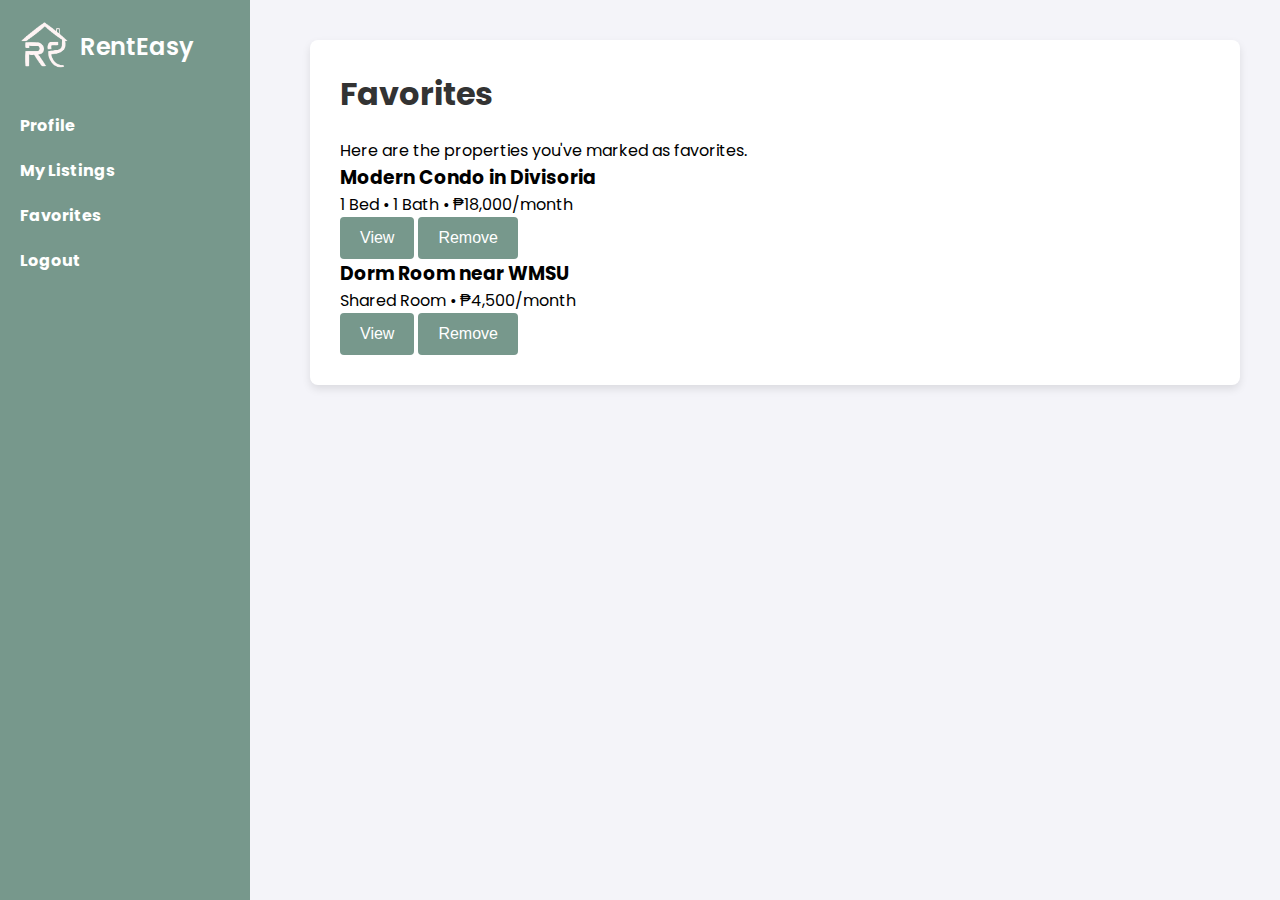
<file: favorites.html>
<!DOCTYPE html>
<html lang="en">
<head>
  <meta charset="UTF-8" />
  <meta name="viewport" content="width=device-width, initial-scale=1.0"/>
  <title>Favorites - RentEasy</title>
  <link rel="stylesheet" href="CSS/profile.css" />
  <link href="https://fonts.googleapis.com/css2?family=Poppins:wght@400;600&display=swap" rel="stylesheet">
</head>
<body>
  <div class="main-container">
    <div class="sidebar">
        <div class="logo">
            <a href="index.html" class="logo-link">
              <img src="IMG/logo.png" alt="RentEasy Logo" />
              <h1>RentEasy</h1>
            </a>
          </div>
           
          
      <ul>
        <li><a href="profile.html">Profile</a></li>
        <li><a href="my-listings.html">My Listings</a></li>
        <li><a href="favorites.html" class="active">Favorites</a></li>
        <li><a href="index.html" id="logoutBtn">Logout</a></li>
      </ul>
    </div>

    <div class="content">
      <div class="profile-content">
        <h2>Favorites</h2>
        <p>Here are the properties you've marked as favorites.</p>

        <!-- Example favorites -->
        <div class="listing-card">
          <h3>Modern Condo in Divisoria</h3>
          <p>1 Bed • 1 Bath • ₱18,000/month</p>
          <button>View</button>
          <button>Remove</button>
        </div>

        <div class="listing-card">
          <h3>Dorm Room near WMSU</h3>
          <p>Shared Room • ₱4,500/month</p>
          <button>View</button>
          <button>Remove</button>
        </div>
      </div>
    </div>
  </div>
</body>
</html>
</file>
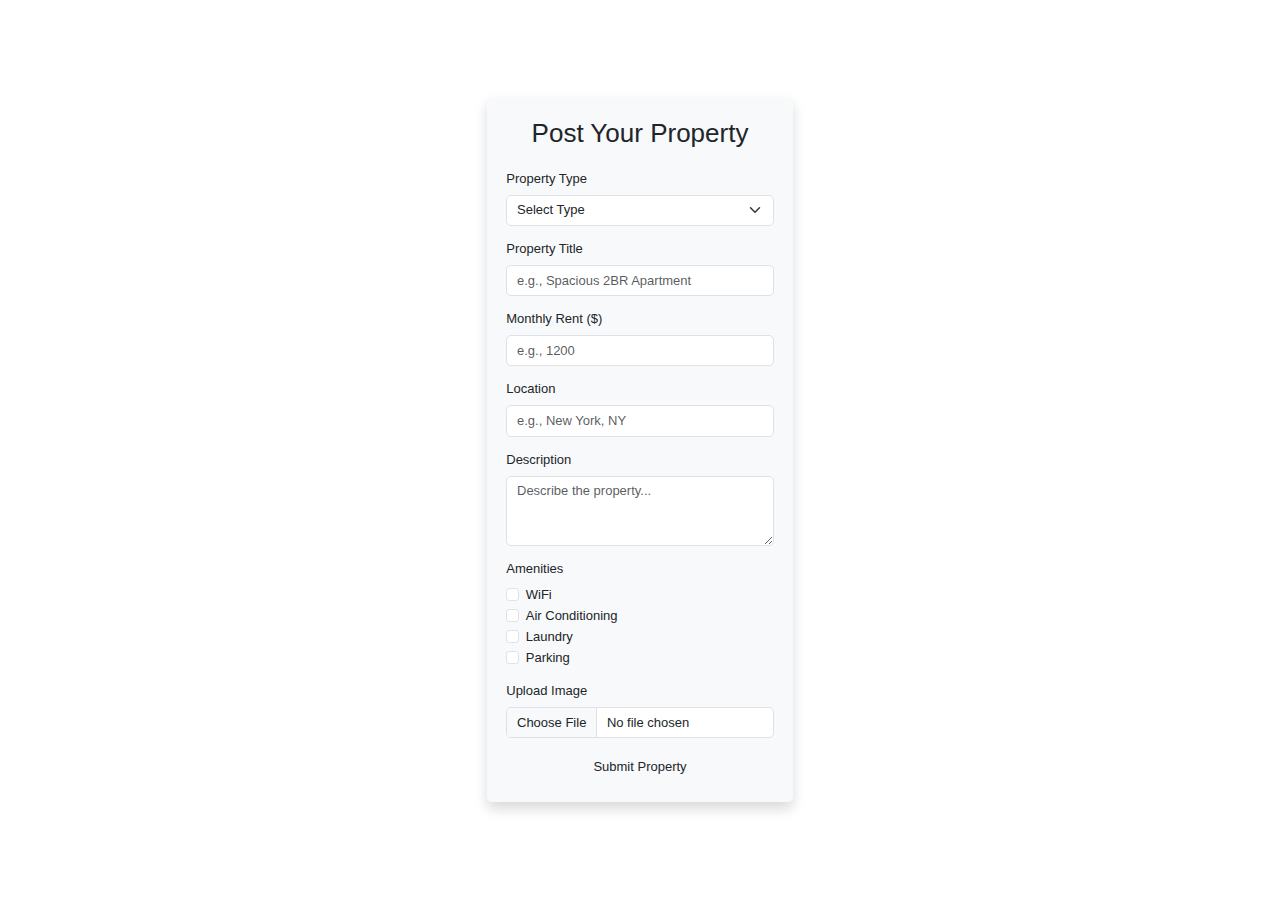
<file: form_property.html>
<!DOCTYPE html>
<html lang="en">
<head>
  <meta charset="UTF-8">
  <title>Post Your Property</title>
  <link href="https://cdn.jsdelivr.net/npm/bootstrap@5.3.3/dist/css/bootstrap.min.css" rel="stylesheet">
  <link rel="stylesheet" href="style.css">
</head>
<body>
  <div class="bg-cover d-flex justify-content-center align-items-center vh-100">
    <div class="form-container bg-light p-4 rounded shadow">
      <h2 class="text-center mb-4 text-custom">Post Your Property</h2>
      <form id="propertyForm">
        <div class="mb-3">
          <label for="propertyType" class="form-label">Property Type</label>
          <select id="propertyType" name="propertyType" class="form-select" required>
            <option value="">Select Type</option>
            <option value="house">House</option>
            <option value="apartment">Apartment</option>
            <option value="dormitory">Dormitory</option>
          </select>
        </div>

        <div class="mb-3">
          <label for="title" class="form-label">Property Title</label>
          <input type="text" id="title" name="title" class="form-control" placeholder="e.g., Spacious 2BR Apartment" required>
        </div>

        <div class="mb-3">
          <label for="price" class="form-label">Monthly Rent ($)</label>
          <input type="number" id="price" name="price" class="form-control" placeholder="e.g., 1200" required>
        </div>

        <div class="mb-3">
          <label for="location" class="form-label">Location</label>
          <input type="text" id="location" name="location" class="form-control" placeholder="e.g., New York, NY" required>
        </div>

        <div class="mb-3">
          <label for="description" class="form-label">Description</label>
          <textarea id="description" name="description" class="form-control" rows="3" placeholder="Describe the property..."></textarea>
        </div>

        <div class="mb-3">
          <label class="form-label">Amenities</label>
          <div class="form-check">
            <input class="form-check-input" type="checkbox" value="WiFi" name="amenities" id="wifi">
            <label class="form-check-label" for="wifi">WiFi</label>
          </div>
          <div class="form-check">
            <input class="form-check-input" type="checkbox" value="Air Conditioning" name="amenities" id="ac">
            <label class="form-check-label" for="ac">Air Conditioning</label>
          </div>
          <div class="form-check">
            <input class="form-check-input" type="checkbox" value="Laundry" name="amenities" id="laundry">
            <label class="form-check-label" for="laundry">Laundry</label>
          </div>
          <div class="form-check">
            <input class="form-check-input" type="checkbox" value="Parking" name="amenities" id="parking">
            <label class="form-check-label" for="parking">Parking</label>
          </div>
        </div>

        <div class="mb-3">
          <label for="image" class="form-label">Upload Image</label>
          <input type="file" id="image" name="image" class="form-control" accept="image/*">
        </div>

        <button type="submit" class="btn btn-custom w-100">Submit Property</button>
        <div id="successMessage" class="text-success mt-3 text-center d-none fw-bold">Property posted successfully!</div>
      </form>
    </div>
  </div>

  <script src="https://code.jquery.com/jquery-3.6.0.min.js"></script>
  <script src="script.js"></script>
</body>
</html>
</file>
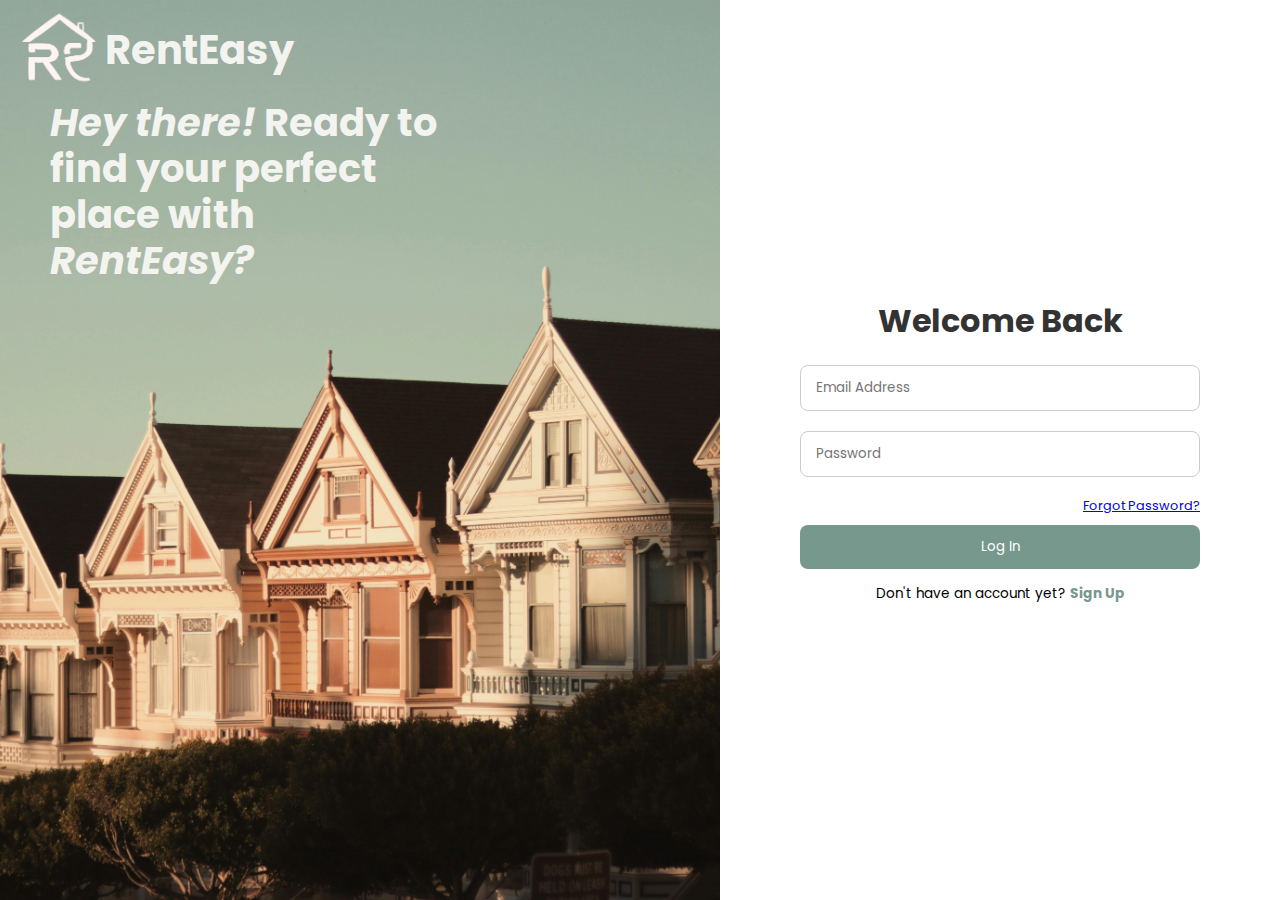
<file: login.html>
<!DOCTYPE html>
<html lang="en">
<head>
    <meta charset="UTF-8">
    <meta name="viewport" content="width=device-width, initial-scale=1.0">
    <title>Login - RentEasy</title>
    <link rel="stylesheet" href="loginStyle.css" />
    <link href="https://fonts.googleapis.com/css2?family=Poppins:wght@400;600&display=swap" rel="stylesheet">

</head>
<body>
    <div class="login">
        <div class="left-image">
          <div class="logo">
            <img src="IMG/logo.png" alt="logo">
            <h1>RentEasy</h1>
          </div>
       <div class="quote">
        <h1><i>Hey there!</i> Ready to<br>
          find your perfect<br>
           place with <br>
           <i>RentEasy?</i></h1>
 

       </div>
        </div>
        <div class="form">
          <h2>Welcome Back</h2>
          <form action="#" method="POST">
            <input type="email" placeholder="Email Address" required>
            <input type="password" placeholder="Password" required>
            <div class="forgot-password">
                <a href="#">Forgot Password?</a>
              </div>
            <button type="submit">Log In</button>
          </form>

          <div class="links">
          Don't have an account yet?  <a href="#"> <b>Sign Up</b></a>
          </div>
        </div>
      </div>
</body>
</html>
</file>
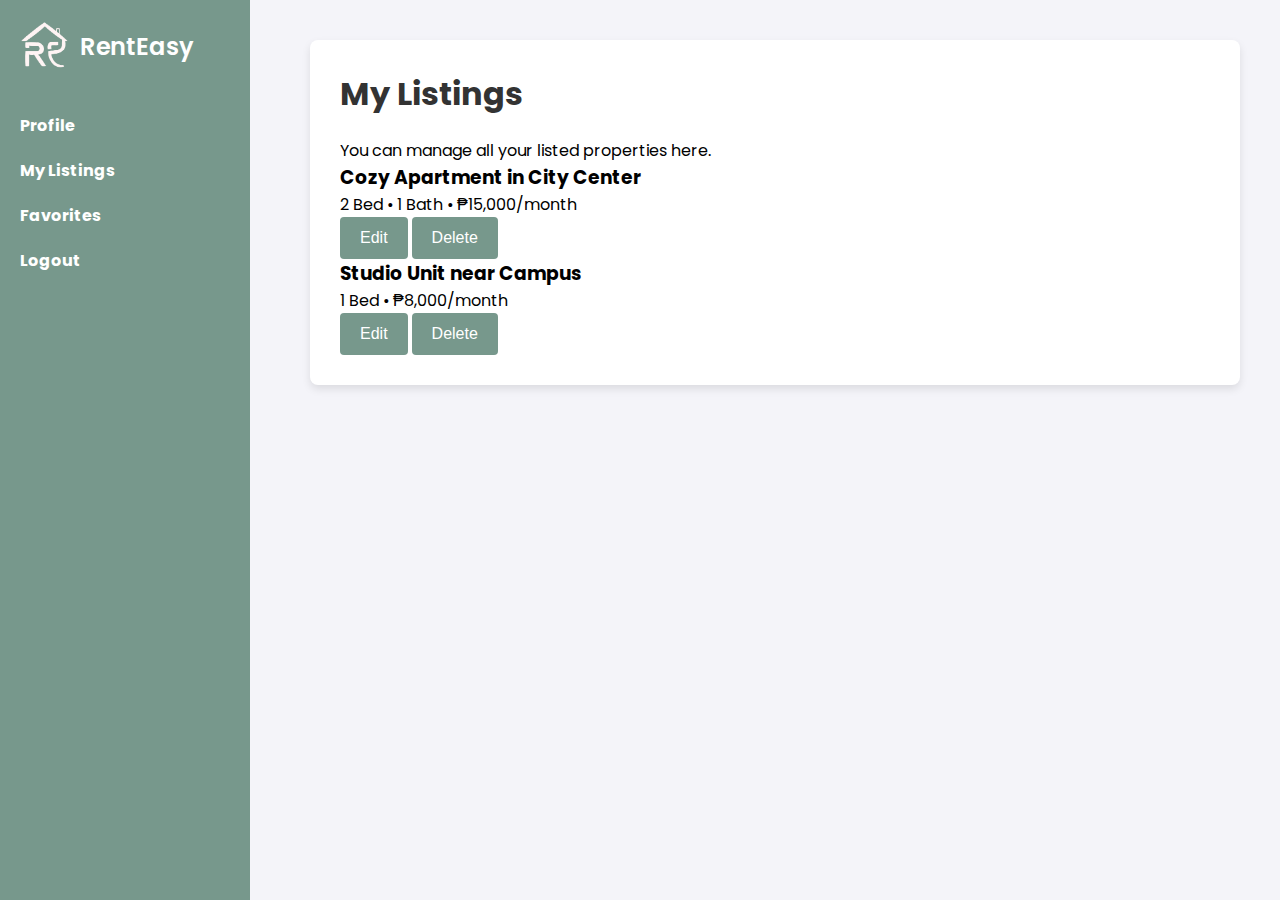
<file: my-listings.html>
<!DOCTYPE html>
<html lang="en">
<head>
  <meta charset="UTF-8" />
  <meta name="viewport" content="width=device-width, initial-scale=1.0"/>
  <title>My Listings - RentEasy</title>
  <link rel="stylesheet" href="CSS/profile.css" />
  <link href="https://fonts.googleapis.com/css2?family=Poppins:wght@400;600&display=swap" rel="stylesheet">
</head>
<body>
  <div class="main-container">
    <div class="sidebar">
      <div class="logo">
        <a href="index.html" class="logo-link">
          <img src="IMG/logo.png" alt="RentEasy Logo" />
          <h1>RentEasy</h1>
        </a>
      </div>
      <ul>
        <li><a href="profile.html">Profile</a></li>
        <li><a href="my-listings.html" class="active">My Listings</a></li>
        <li><a href="favorites.html">Favorites</a></li>
        <li><a href="index.html" id="logoutBtn">Logout</a></li>
      </ul>
    </div>

    <div class="content">
      <div class="profile-content">
        <h2>My Listings</h2>
        <p>You can manage all your listed properties here.</p>

        <!-- Example listings -->
        <div class="listing-card">
          <h3>Cozy Apartment in City Center</h3>
          <p>2 Bed • 1 Bath • ₱15,000/month</p>
          <button>Edit</button>
          <button>Delete</button>
        </div>

        <div class="listing-card">
          <h3>Studio Unit near Campus</h3>
          <p>1 Bed • ₱8,000/month</p>
          <button>Edit</button>
          <button>Delete</button>
        </div>
      </div>
    </div>
  </div>
</body>
</html>
</file>
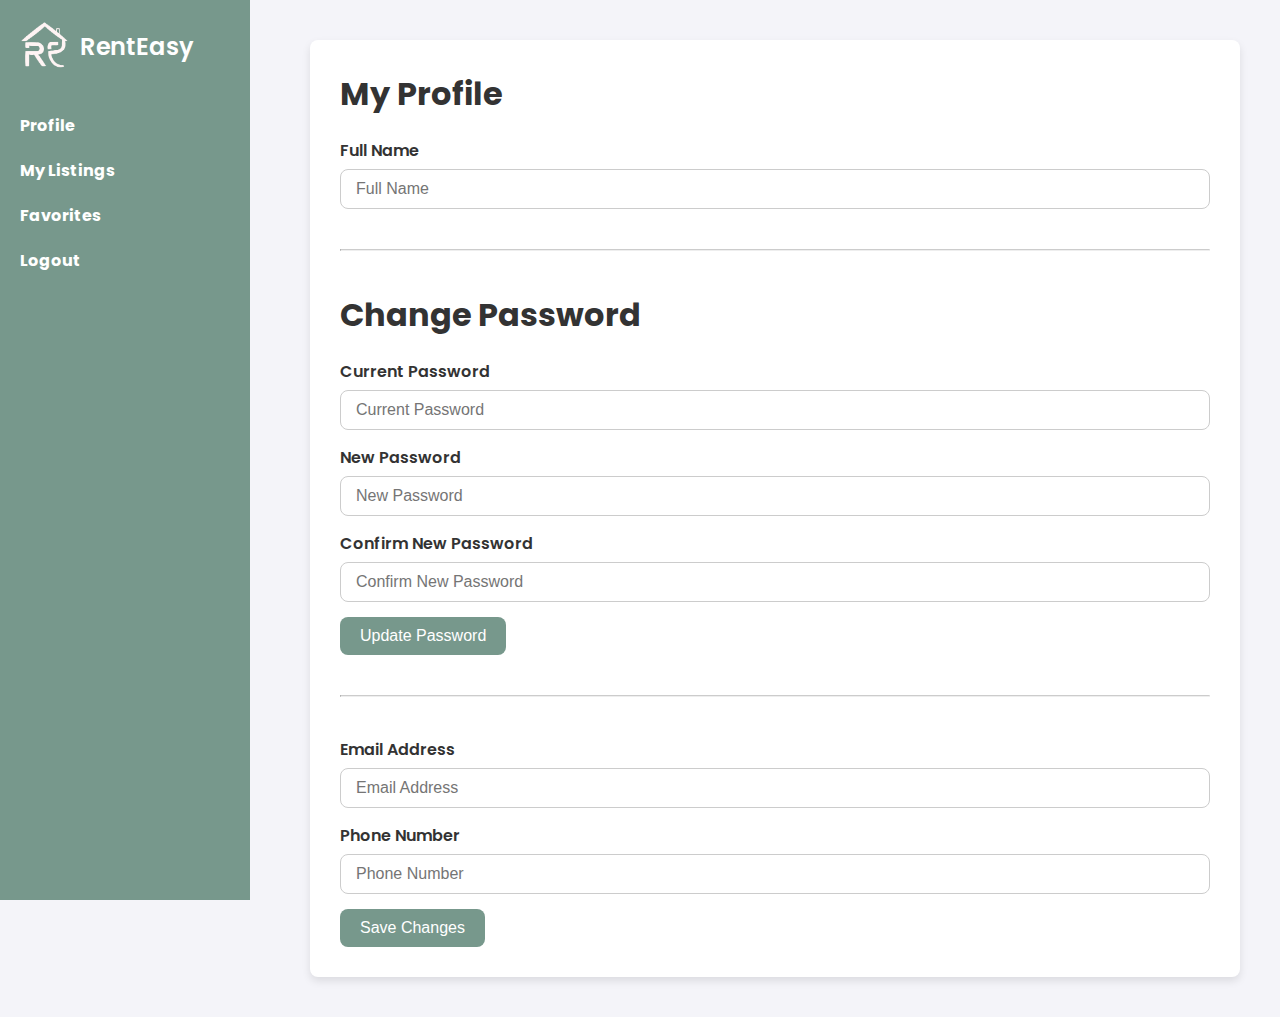
<file: profile.html>
<!DOCTYPE html>
<html lang="en">
<head>
  <meta charset="UTF-8" />
  <meta name="viewport" content="width=device-width, initial-scale=1.0"/>
  <title>My Profile - RentEasy</title>
  <link rel="stylesheet" href="CSS/profile.css" />
  <link href="https://fonts.googleapis.com/css2?family=Poppins:wght@400;600&display=swap" rel="stylesheet">
</head>
<body class="first-page">
  <div class="main-container">
    <div class="sidebar">
        <div class="logo">
            <a href="index.html" class="logo-link">
              <img src="IMG/logo.png" alt="RentEasy Logo" />
              <h1>RentEasy</h1>
            </a>
          </div>
      <ul>
        <li><a href="profile.html">Profile</a></li>
        <li><a href="my-listings.html">My Listings</a></li>
        <li><a href="favorites.html">Favorites</a></li>
        <li><a href="index.html" id="logoutBtn">Logout</a></li>
      </ul>
    </div>

    <div class="content">
      <div class="profile-content">
        <h2>My Profile</h2>
        <form id="profileForm">
          <div class="form-group">
            <label for="fullName">Full Name</label>
            <input type="text" id="fullName" placeholder="Full Name" required />
          </div>

          <hr style="margin: 40px 0; border-top: 1px solid #ccc;" />

<div class="change-password-section">
  <h2>Change Password</h2>
  <form id="changePasswordForm">
    <div class="form-group">
      <label for="currentPassword">Current Password</label>
      <input type="password" id="currentPassword" placeholder="Current Password" required />
    </div>
    <div class="form-group">
      <label for="newPassword">New Password</label>
      <input type="password" id="newPassword" placeholder="New Password" required />
    </div>
    <div class="form-group">
      <label for="confirmPassword">Confirm New Password</label>
      <input type="password" id="confirmPassword" placeholder="Confirm New Password" required />
    </div>
    <button type="submit" class="btn">Update Password</button>
  </form>
</div>


<hr style="margin: 40px 0; border-top: 1px solid #ccc;" />

          <div class="form-group">
            <label for="email">Email Address</label>
            <input type="email" id="email" placeholder="Email Address" readonly />
          </div>
          <div class="form-group">
            <label for="phone">Phone Number</label>
            <input type="tel" id="phone" placeholder="Phone Number" required />
          </div>
          <button type="submit" class="btn">Save Changes</button>
        </form>
      </div>
    </div>
  </div>
  <script src="SCRIPTS/profile.js"></script>
</body>
</html>
</file>
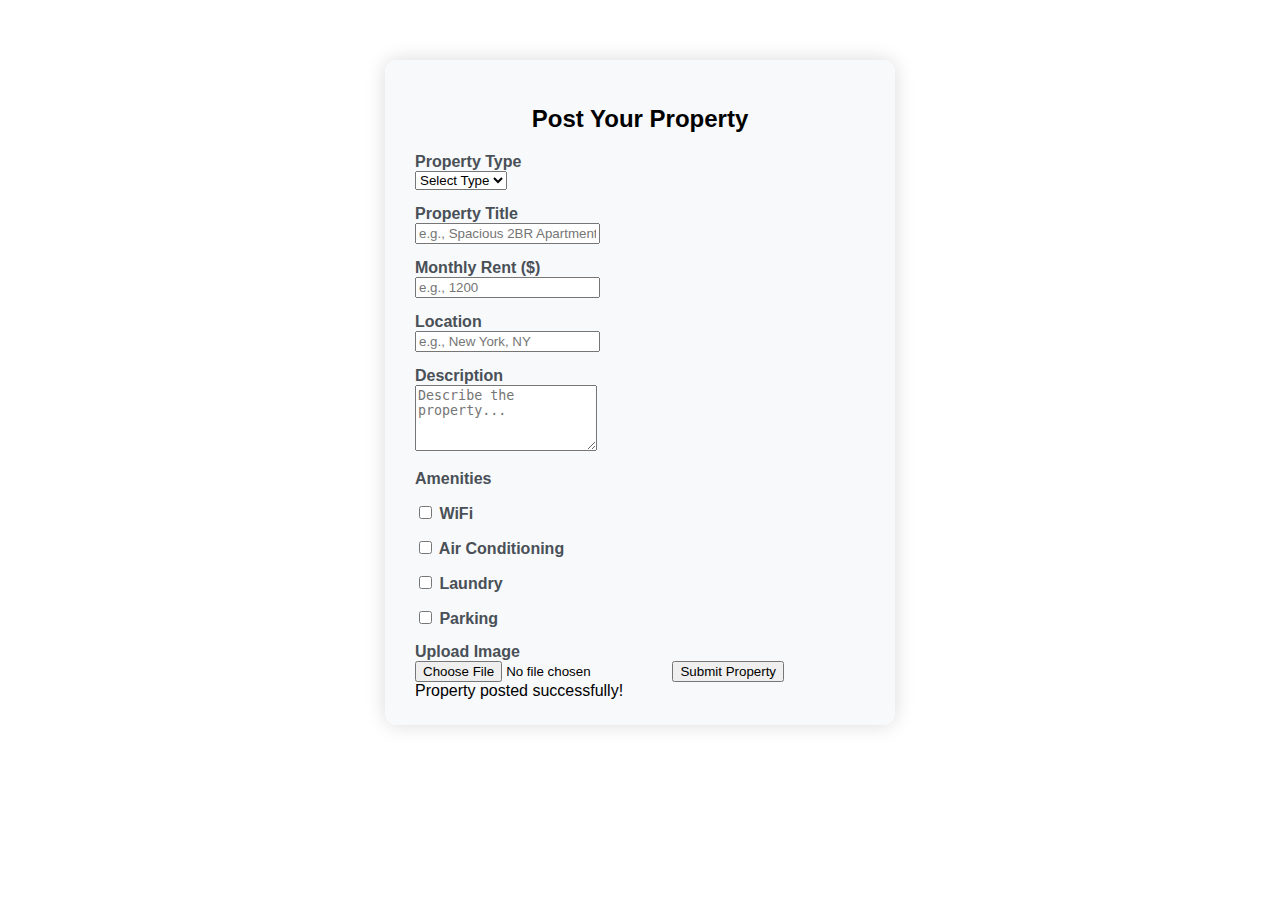
<file: property-form.html>
<!DOCTYPE html>
<html lang="en">
<head>
  <meta charset="UTF-8">
  <title>Post Your Property</title>
  <link rel="stylesheet" href="property-form.css">
</head>
<body>
  <div class="form-container">
    <h2>Post Your Property</h2>
    <form id="propertyForm">
      <label for="propertyType">Property Type</label>
      <select id="propertyType" name="propertyType" required>
        <option value="">Select Type</option>
        <option value="house">House</option>
        <option value="apartment">Apartment</option>
        <option value="dormitory">Dormitory</option>
      </select>

      <label for="title">Property Title</label>
      <input type="text" id="title" name="title" placeholder="e.g., Spacious 2BR Apartment" required>

      <label for="price">Monthly Rent ($)</label>
      <input type="number" id="price" name="price" placeholder="e.g., 1200" required>

      <label for="location">Location</label>
      <input type="text" id="location" name="location" placeholder="e.g., New York, NY" required>

      <label for="description">Description</label>
      <textarea id="description" name="description" rows="4" placeholder="Describe the property..."></textarea>

      <label for="amenities">Amenities</label>
      <div class="amenities">
        <label><input type="checkbox" name="amenities" value="WiFi"> WiFi</label>
        <label><input type="checkbox" name="amenities" value="Air Conditioning"> Air Conditioning</label>
        <label><input type="checkbox" name="amenities" value="Laundry"> Laundry</label>
        <label><input type="checkbox" name="amenities" value="Parking"> Parking</label>
      </div>

      <label for="image">Upload Image</label>
      <input type="file" id="image" name="image" accept="image/*">

      <button type="submit">Submit Property</button>
    </form>
    <div id="successMessage" class="hidden">Property posted successfully!</div>
  </div>

  <script src="https://code.jquery.com/jquery-3.6.0.min.js"></script>
  <script src="property-form.js"></script>
</body>
</html>
</file>
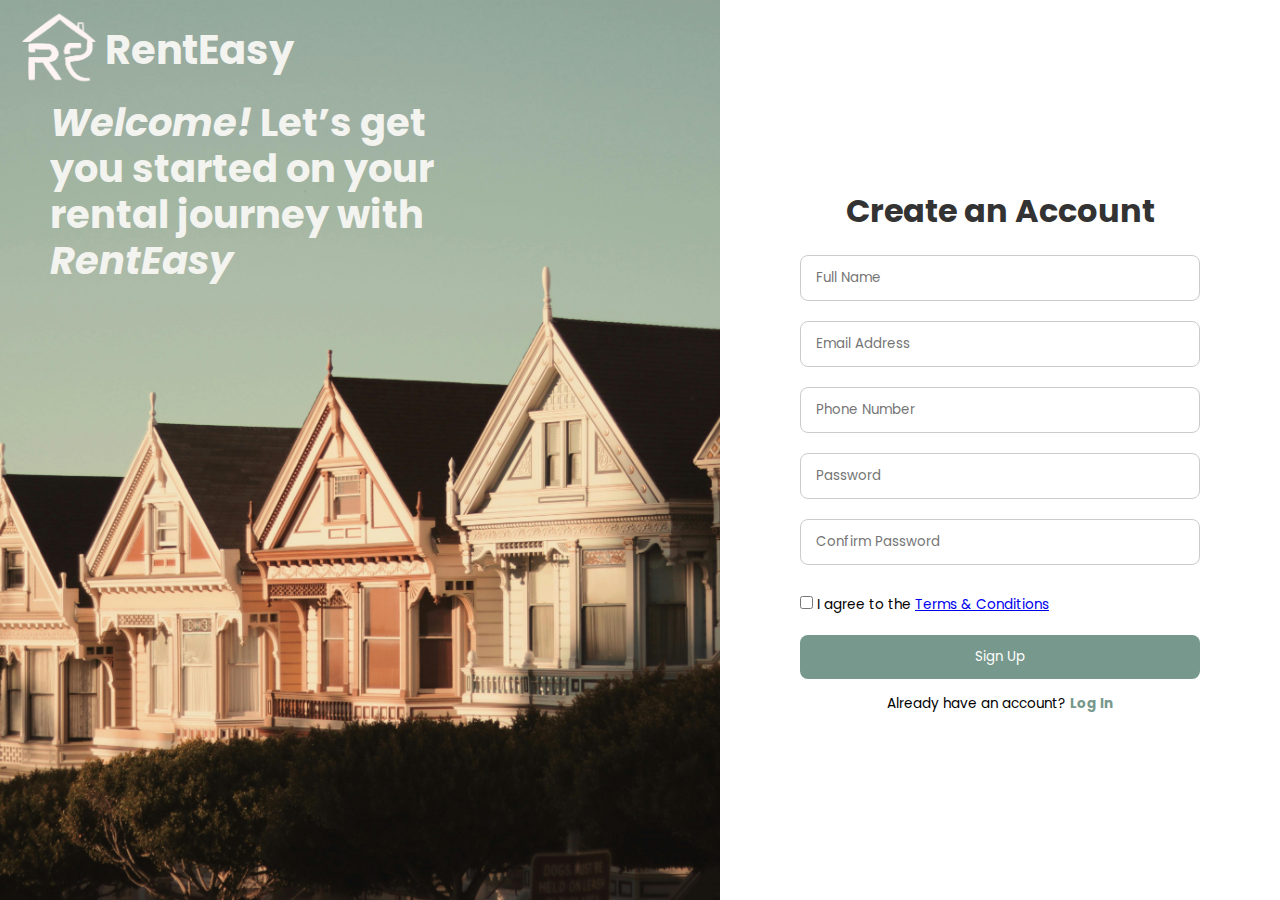
<file: signup.html>
<!DOCTYPE html>
<html lang="en">
<head>
  <meta charset="UTF-8" />
  <meta name="viewport" content="width=device-width, initial-scale=1.0"/>
  <title>Sign Up - RentEasy</title>
  <link rel="stylesheet" href="signupStyle.css" />
  <link href="https://fonts.googleapis.com/css2?family=Poppins:wght@400;600&display=swap" rel="stylesheet">
</head>
<body>
  <div class="signup">
    <div class="left-image">
      <div class="logo">
        <img src="IMG/logo.png" alt="logo" />
        <h1>RentEasy</h1>
      </div>
      <div class="quote">
        <h1><i>Welcome!</i> Let’s get<br>
          you started on your<br>
          rental journey with<br>
          <i>RentEasy</i></h1>
      </div>
    </div>

    <div class="form">
      <h2>Create an Account</h2>
      <form action="#" method="POST">
        <input type="text" placeholder="Full Name" required />
        <input type="email" placeholder="Email Address" required />
        <input type="tel" placeholder="Phone Number" required />
        <input type="password" placeholder="Password" required />
        <input type="password" placeholder="Confirm Password" required />

        <label style="font-size: 0.85rem; margin: 10px 0;">
          <input type="checkbox" required />
          I agree to the <a href="#">Terms & Conditions</a>
        </label>

        <button type="submit">Sign Up</button>
      </form>

      <div class="links">
        Already have an account? <a href="login.html"><b>Log In</b></a>
      </div>

    </div>
  </div>
</body>
</html>
</file>
<file: CSS/profile.css>
* {
    margin: 0;
    padding: 0;
    box-sizing: border-box;
  }
  
  body {
    font-family: 'Poppins', sans-serif;
    background-color: #f4f4f9;
  }
  
  .main-container {
    display: flex;
  }
  
  .sidebar {
    background-color: #77988C;
    color: white;
    width: 250px;
    height: 100vh;
    padding: 20px;
    position: fixed;
  }
  
  .sidebar .logo {
    text-align: center;
    margin-bottom: 40px;
  }
  
  .sidebar .logo img {
    width: 50px;
    height: auto;
  }
  
  .sidebar .logo h1 {
    font-size: 1.5rem;
  }
  
  .sidebar ul {
    list-style: none;
    padding: 0;
  }
  
  .sidebar ul li {
    margin: 20px 0;
  }
  
  .sidebar ul li a {
    color: white;
    text-decoration: none;
    font-weight: bold;
  }
  
  .sidebar ul li a:hover {
    color: #283933;
  }
  
  .content {
    margin-left: 270px;
    width: calc(100% - 270px);
    padding: 40px;
  }
  
  .profile-content {
    background-color: white;
    padding: 30px;
    border-radius: 8px;
    box-shadow: 0 4px 8px rgba(0, 0, 0, 0.1);
  }
  
  .profile-content h2 {
    font-size: 2rem;
    color: #333;
    margin-bottom: 20px;
  }
  
  .form-group {
    margin-bottom: 20px;
  }
  
  label {
    display: block;
    margin-bottom: 5px;
    font-weight: bold;
    color: #333;
  }
  
  input {
    width: 100%;
    padding: 12px;
    border: 1px solid #ccc;
    border-radius: 4px;
    font-size: 1rem;
  }
  
  input:focus {
    outline: none;
    border-color: #ff6f61;
  }
  
  button {
    padding: 12px 20px;
    background-color:#77988C;
    color: white;
    border: none;
    border-radius: 4px;
    cursor: pointer;
    font-size: 1rem;
  }
  
  button:hover {
    background-color: #283933;
  }
  

  .change-password-section {
    margin-top: 20px;
  }
  
  .change-password-section h2 {
    margin-bottom: 20px;
  }
  
  .form-group {
    margin-bottom: 15px;
  }
  
  .form-group label {
    display: block;
    margin-bottom: 6px;
    font-weight: 600;
    color: #333;
  }
  
  .form-group input {
    width: 100%;
    padding: 10px 15px;
    border-radius: 8px;
    border: 1px solid #ccc;
    font-size: 1rem;
  }
  
  .btn {
    background-color: #77988c;
    color: white;
    border: none;
    padding: 10px 20px;
    border-radius: 8px;
    font-size: 1rem;
    cursor: pointer;
    transition: background-color 0.3s ease;
  }
  
  .btn:hover {
    background-color: #4f665b;
  }
  
  .logo-link {
    display: flex;
    align-items: center;
    gap: 10px;
    text-decoration: none;
    color: inherit;
  }
  
  .logo-link img {
    width: 40px;
    height: 40px;
  }
  
  .logo-link h1 {
    font-size: 1.8rem;
    margin: 0;
    font-weight: 600;
  }
</file>
<file: style.css>
* {
    margin: 0;
    padding: 0;
    box-sizing: border-box;
    font-size: 13px;
    font-family: 'Poppins', sans-serif;
    
  }
  body {
    scroll-behavior: smooth; 
  }
  
  header {

    display: flex;
    justify-content: space-between;
    align-items: center;
    padding: 15px 20px;
    background-color: rgba(255, 250, 250, 0.8);
    position: sticky;  
    top: 0;
    z-index: 100;
  }

  nav ul {
    list-style: none;
    display: flex;
    gap: 30px;
  }

  header h1 {
    font-family: 'Poppins', sans-serif; 
    margin-left: 20px;
    font-size: 2.5rem;
    color: #000;
  }

  nav ul li a {
    text-decoration: none;
    font-weight: 600;
    color: rgb(44, 44, 44);
    font-family: 'Poppins', sans-serif;
  }

  nav ul li a:hover {
    color: #000000;
    padding-bottom: 10px;
    border-bottom: rgb(119, 152, 140) 2px solid;
  }

  nav ul li a.active {
    color: #000;
    padding-bottom: 10px;
    border-bottom: rgb(119, 152, 140) 2px solid;
  }


  .login-signup button {
    padding: 7px 8px;
    margin-left: 10px;
    border: none;
    border-radius: 8px;
  }

  .login-signup button:hover {  

  }

  .btn1 a{
    text-decoration: none;
    color: #000000;
    padding: 7px 8px;
  }

  .btn1 a:hover{
    text-decoration: none;
    background-color: rgb(54, 57, 56);
    color: #ffffff;
    cursor: pointer;
 

  }
  .btn1:hover{
    background-color: rgb(54, 57, 56);
    color: #ffffff;
    cursor: pointer;

  }

  .btn2{
    background-color: rgb(119, 152, 140);
    color: #fff;
  }

  .btn2:hover{
    background-color:rgb(53, 71, 65);
  }
  #home {
    position: relative;
}


.image-container {
  position: relative;
  width: 100%;
  height: 100vh;
  overflow: hidden;
}

.image-container img {
  width: 100%;
  height: 100%;
  object-fit: cover;
  display: block;
}

.overlay-text{
  position: absolute;
  top: 45%;
  left: 10%;
  transform: translateY(-50%);
  opacity: 0.8;
  color: white;
  font-size: 3.5em;
  font-weight: bold;
  letter-spacing: 1.2px;
  line-height: 1.2;
}
.overlay-text i {
  font-size: 1.2em; 
}
#browse{
    display: flex;
    justify-content: center;
    align-items: center;
    height: 100vh;
    background-color: #fffafa;
}
</file>
<file: loginStyle.css>
* {
    margin: 0;
    padding: 0;
    box-sizing: border-box;
    font-family: 'Poppins', sans-serif;
    animation: fadeIn 1s ease;
  }
  
  body, html {
    height: 100%;
    background-color: #fffafa;
  }
  
  .login {
    display: flex;
    height: 100vh;
  }
  
  .left-image {
    flex: 0.6;
    background: url('IMG/bahay\ cover\ page.jpg') center center/cover no-repeat;
  }

  .logo{
    margin-top: 10px;
    display: flex;
    align-items: center;
    gap: 0px;
    
  }
.logo h1{
  margin-left: 5px;
    font-family: 'Poppins', sans-serif;
    font-size: 2.5rem;
    color: #f3f3f0;
  }
  .logo img{
  margin-left: 20px;
    width: 80px;
    height: 80px;
  }

  .quote {
    margin-top: 10px;
    margin-left: 50px;
    bottom: 20px;
    left: 20px;
    color:  #f3f3f0;
    font-size: 1.2rem;
    line-height:46px;
   
  }
  
  .form {
    flex: 0.4;
    display: flex;
    flex-direction: column;
    justify-content: center;
    align-items: center;
    padding: 40px;
    background-color: white;
    animation: fadeIn 1s ease;
  }
  
  .form h2 {
    font-size: 2rem;
    margin-bottom: 20px;
    color: #333;
  }
  
  .form form {
    width: 100%;
    max-width: 400px;
    display: flex;
    flex-direction: column;
  }
  
  .form input[type="email"],
  .form input[type="password"] {
    padding: 12px 15px;
    margin-bottom: 20px;
    border: 1px solid #ccc;
    border-radius: 8px;
  }
  
  .form button {
    padding: 12px 15px;
    background-color: rgb(119, 152, 140);
    color: #fff;
    border: none;
    border-radius: 8px;
    cursor: pointer;
    transition: opacity 0.3s ease;
    margin-top: 10px;
    margin-bottom: 15px;
  }
  
  .form button:hover {
    background-color:rgb(53, 71, 65);
  }
  
  .forgot-password {
    font-size: 0.8rem;
    text-align: right;
    margin-right: 35px;
    width: 100%;
  }
  
  .links {
    width: 100%;
    text-align: center;
    font-size: 0.85rem;
  }
  
  .links a {
    text-decoration: none;
    color: rgb(119, 152, 140);
  }
  
  .links a:hover {
    text-decoration: underline;
  }
  
  @keyframes fadeIn {
    from {
      opacity: 0;
      transform: translateY(30px);
    }
    to {
      opacity: 1;
      transform: translateY(0);
    }
  }
</file>
<file: property-form.css>
body {
  font-family: Arial, sans-serif;
  background-image: url('https://images.unsplash.com/photo-1570129477492-45c003edd2be'); /* You can replace this with any hosted image */
  background-size: cover;
  background-position: center;
  margin: 0;
  padding: 0;
  background-attachment: fixed;
}

.form-container {
  background-color: rgba(248, 249, 250, 0.95);
  width: 90%;
  max-width: 450px;
  margin: 60px auto;
  padding: 25px 30px;
  border-radius: 12px;
  box-shadow: 0 0 20px rgba(0, 0, 0, 0.15);
}

h2 {
  text-align: center;
  color: #000;
}

label {
  display: block;
  margin-top: 15px;
  font-weight: bold;
  color: #495057;
}
</file>
<file: signupStyle.css>
* {
    margin: 0;
    padding: 0;
    box-sizing: border-box;
    font-family: 'Poppins', sans-serif;
    animation: fadeIn 1s ease;
  }
  
  body, html {
    height: 100%;
    background-color: #fffafa;
  }
  
  .signup {
    display: flex;
    height: 100vh;
  }
  
  .left-image {
    flex: 0.6;
    background: url('IMG/bahay\ cover\ page.jpg') center center/cover no-repeat;
  }

  .logo {
    margin-top: 10px;
    display: flex;
    align-items: center;
    gap: 0px;
  }
  
  .logo h1 {
    margin-left: 5px;
    font-size: 2.5rem;
    color: #f3f3f0;
  }
  
  .logo img {
    margin-left: 20px;
    width: 80px;
    height: 80px;
  }
  
  .quote {
    margin-top: 10px;
    margin-left: 50px;
    color: #f3f3f0;
    font-size: 1.2rem;
    line-height: 46px;
  }
  
  .form {
    flex: 0.4;
    display: flex;
    flex-direction: column;
    justify-content: center;
    align-items: center;
    padding: 40px;
    background-color: white;
    animation: fadeIn 1s ease;
  }
  
  .form h2 {
    font-size: 2rem;
    margin-bottom: 20px;
    color: #333;
  }
  
  .form form {
    width: 100%;
    max-width: 400px;
    display: flex;
    flex-direction: column;
  }
  
  .form input[type="text"],
  .form input[type="email"],
  .form input[type="password"],
  .form input[type="tel"] {
    padding: 12px 15px;
    margin-bottom: 20px;
    border: 1px solid #ccc;
    border-radius: 8px;
  }
  
  .form button {
    padding: 12px 15px;
    background-color: rgb(119, 152, 140);
    color: #fff;
    border: none;
    border-radius: 8px;
    cursor: pointer;
    transition: background-color 0.3s ease;
    margin-top: 10px;
    margin-bottom: 15px;
  }
  
  .form button:hover {
    background-color: rgb(53, 71, 65);
  }
  
  .links {
    width: 100%;
    text-align: center;
    font-size: 0.85rem;
  }
  
  .links a {
    text-decoration: none;
    color: rgb(119, 152, 140);
  }
  
  .links a:hover {
    text-decoration: underline;
  }
  
  @keyframes fadeIn {
    from {
      opacity: 0;
      transform: translateY(30px);
    }
    to {
      opacity: 1;
      transform: translateY(0);
    }
  }
</file>
